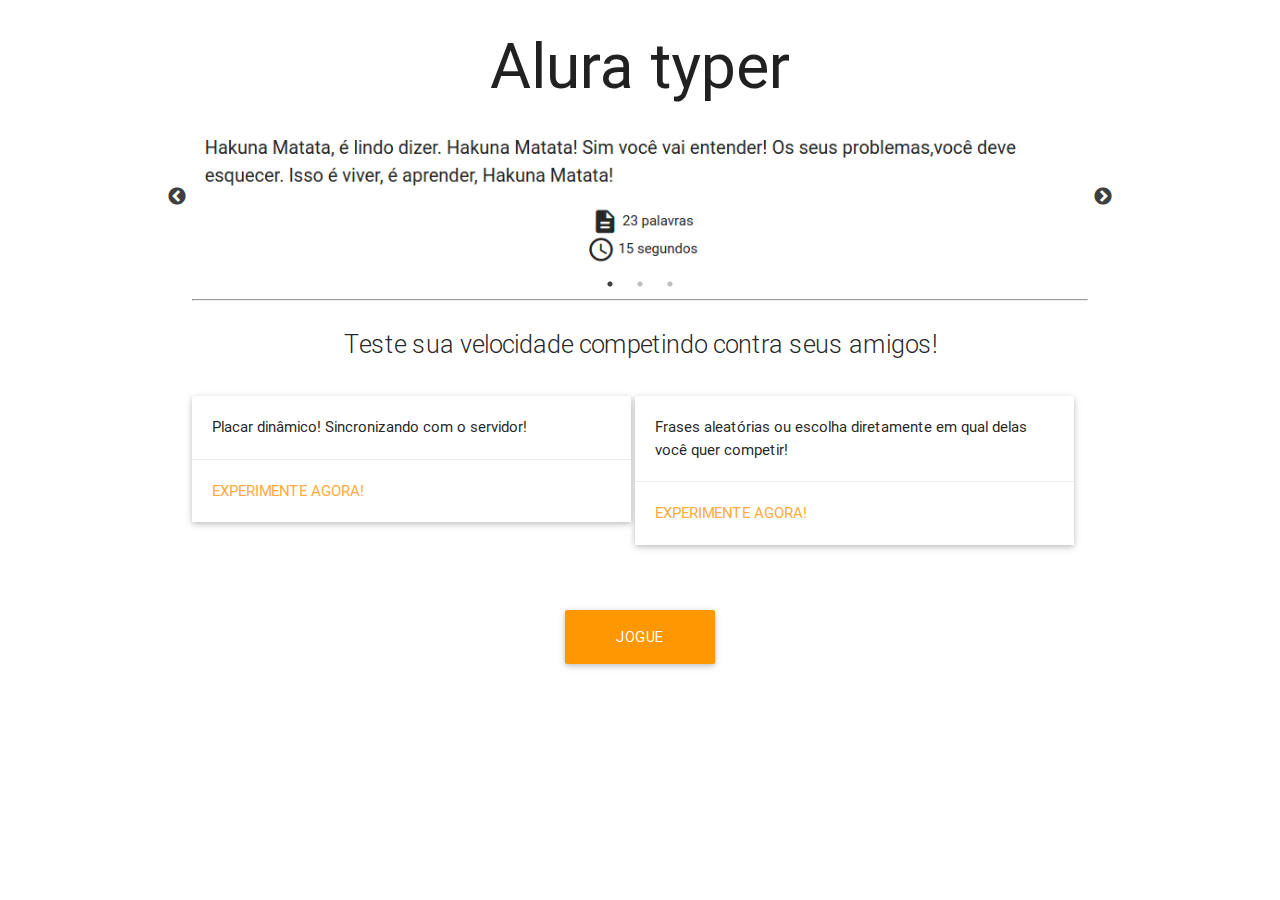
<file: jquery/public/index.html>
<!DOCTYPE html>
<html lang="en">
<head>
    <meta charset="UTF-8">
    <title>Alura Typer</title>
    <!--Import materialize.css-->
    <link rel="stylesheet" href="css/libs/materialize.min.css">
    <!-- Import Google Material Icons -->
    <link href="css/libs/google-fonts.css" rel="stylesheet">

    <link rel="stylesheet" type="text/css" href="slick/slick.css"/>
    <link rel="stylesheet" type="text/css" href="slick/slick-theme.css"/>

    <link href="css/index.css" rel="stylesheet">
</head>
<body>
    <section class="container">
        <h1 class="center titulo header">Alura typer</h1>
        <div class="slider">
            <img src="img/slide1.png" class="imagem-jogo">
            <img src="img/slide2.png" class="imagem-jogo">
            <img src="img/slide3.png" class="imagem-jogo">
        </div>
        <hr>
        <p class="flow-text center">Teste sua velocidade competindo contra seus amigos!</p>
        <div class="card">
           <div class="card-image">
             <!-- <img src="images/sample-1.jpg"> -->
           </div>
           <div class="card-content">
             <p>Placar dinâmico! Sincronizando com o servidor!</p>
           </div>
           <div class="card-action">
             <a href="principal.html">Experimente agora!</a>
           </div>
         </div>
         <div class="card">
           <div class="card-image">
             <!-- <img src="img/sl.jpg"> -->
           </div>
           <div class="card-content">
             <p>Frases aleatórias ou escolha diretamente em qual delas você quer competir!</p>
           </div>
           <div class="card-action">
             <a href="principal.html">Experimente agora!</a>
           </div>
         </div>

         <a class="waves-effect waves-light btn-large orange" id="botao-jogue" href="principal.html">Jogue agora!</a>

    </section>

    <script src="js/jquery.js"></script>
    <script src="slick/slick.min.js"></script>
    <script src="js/plugins.js"></script>

</body>
</html>
</file>
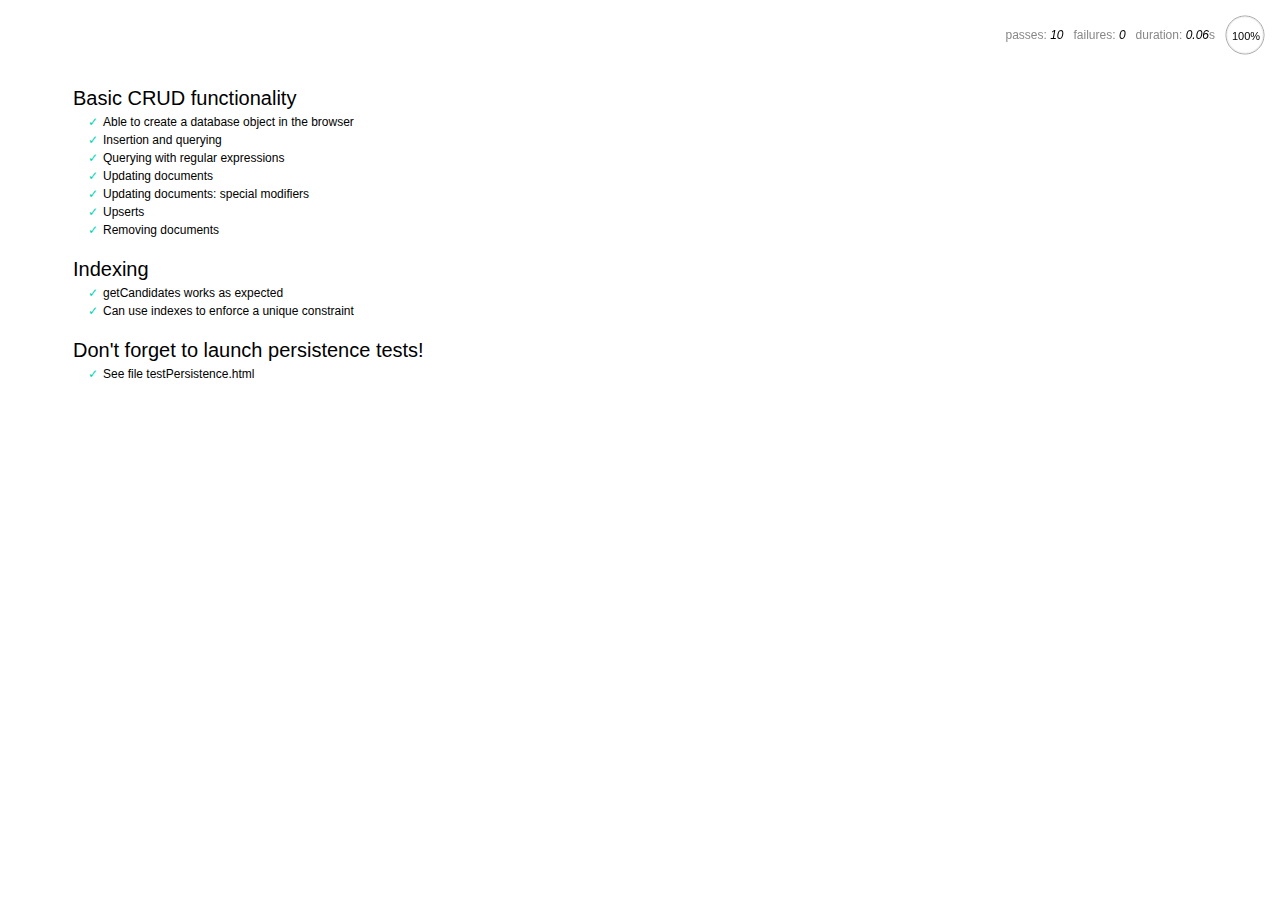
<file: jquery/servidor/node_modules/nedb/browser-version/test/index.html>
<!DOCTYPE html>
<html>
<head>
  <meta charset="utf-8">
  <title>Mocha tests for NeDB</title>
  <link rel="stylesheet" href="mocha.css">
</head>
<body>
  <div id="mocha"></div>
  <script src="jquery.min.js"></script>
  <script src="chai.js"></script>
  <script src="underscore.min.js"></script>
  <script src="mocha.js"></script>
  <script>mocha.setup('bdd')</script>
  <script src="../out/nedb.min.js"></script>
  <script src="localforage.js"></script>
  <script src="nedb-browser.js"></script>
  <script>
    mocha.checkLeaks();
    mocha.globals(['jQuery']);
    mocha.run();
  </script>
</body>
</html>
</file>
<file: jquery/public/css/libs/google-fonts.css>
/* fallback */
@font-face {
  font-family: 'Material Icons';
  font-style: normal;
  font-weight: 400;
  src: local('../../fonts/Material Icons'), local('../../fonts/MaterialIcons-Regular'), url(https://fonts.gstatic.com/s/materialicons/v17/2fcrYFNaTjcS6g4U3t-Y5ZjZjT5FdEJ140U2DJYC3mY.woff2) format('woff2');
}

.material-icons {
  font-family: 'Material Icons';
  font-weight: normal;
  font-style: normal;
  font-size: 24px;
  line-height: 1;
  letter-spacing: normal;
  text-transform: none;
  display: inline-block;
  white-space: nowrap;
  word-wrap: normal;
  direction: ltr;
  -webkit-font-feature-settings: 'liga';
  -webkit-font-smoothing: antialiased;
}
</file>
<file: jquery/servidor/node_modules/nedb/browser-version/test/mocha.css>
@charset "UTF-8";
body {
  font: 20px/1.5 "Helvetica Neue", Helvetica, Arial, sans-serif;
  padding: 60px 50px;
}

#mocha ul, #mocha li {
  margin: 0;
  padding: 0;
}

#mocha ul {
  list-style: none;
}

#mocha h1, #mocha h2 {
  margin: 0;
}

#mocha h1 {
  margin-top: 15px;
  font-size: 1em;
  font-weight: 200;
}

#mocha h1 a {
  text-decoration: none;
  color: inherit;
}

#mocha h1 a:hover {
  text-decoration: underline;
}

#mocha .suite .suite h1 {
  margin-top: 0;
  font-size: .8em;
}

#mocha h2 {
  font-size: 12px;
  font-weight: normal;
  cursor: pointer;
}

#mocha .suite {
  margin-left: 15px;
}

#mocha .test {
  margin-left: 15px;
}

#mocha .test:hover h2::after {
  position: relative;
  top: 0;
  right: -10px;
  content: '(view source)';
  font-size: 12px;
  font-family: arial;
  color: #888;
}

#mocha .test.pending:hover h2::after {
  content: '(pending)';
  font-family: arial;
}

#mocha .test.pass.medium .duration {
  background: #C09853;
}

#mocha .test.pass.slow .duration {
  background: #B94A48;
}

#mocha .test.pass::before {
  content: '✓';
  font-size: 12px;
  display: block;
  float: left;
  margin-right: 5px;
  color: #00d6b2;
}

#mocha .test.pass .duration {
  font-size: 9px;
  margin-left: 5px;
  padding: 2px 5px;
  color: white;
  -webkit-box-shadow: inset 0 1px 1px rgba(0,0,0,.2);
  -moz-box-shadow: inset 0 1px 1px rgba(0,0,0,.2);
  box-shadow: inset 0 1px 1px rgba(0,0,0,.2);
  -webkit-border-radius: 5px;
  -moz-border-radius: 5px;
  -ms-border-radius: 5px;
  -o-border-radius: 5px;
  border-radius: 5px;
}

#mocha .test.pass.fast .duration {
  display: none;
}

#mocha .test.pending {
  color: #0b97c4;
}

#mocha .test.pending::before {
  content: '◦';
  color: #0b97c4;
}

#mocha .test.fail {
  color: #c00;
}

#mocha .test.fail pre {
  color: black;
}

#mocha .test.fail::before {
  content: '✖';
  font-size: 12px;
  display: block;
  float: left;
  margin-right: 5px;
  color: #c00;
}

#mocha .test pre.error {
  color: #c00;
}

#mocha .test pre {
  display: inline-block;
  font: 12px/1.5 monaco, monospace;
  margin: 5px;
  padding: 15px;
  border: 1px solid #eee;
  border-bottom-color: #ddd;
  -webkit-border-radius: 3px;
  -webkit-box-shadow: 0 1px 3px #eee;
}

#report.pass .test.fail {
  display: none;
}

#report.fail .test.pass {
  display: none;
}

#error {
  color: #c00;
  font-size: 1.5  em;
  font-weight: 100;
  letter-spacing: 1px;
}

#stats {
  position: fixed;
  top: 15px;
  right: 10px;
  font-size: 12px;
  margin: 0;
  color: #888;
}

#stats .progress {
  float: right;
  padding-top: 0;
}

#stats em {
  color: black;
}

#stats a {
  text-decoration: none;
  color: inherit;
}

#stats a:hover {
  border-bottom: 1px solid #eee;
}

#stats li {
  display: inline-block;
  margin: 0 5px;
  list-style: none;
  padding-top: 11px;
}

code .comment { color: #ddd }
code .init { color: #2F6FAD }
code .string { color: #5890AD }
code .keyword { color: #8A6343 }
code .number { color: #2F6FAD }
</file>
<file: jquery/public/css/index.css>
.card{
	width: 49%;
	display: inline-block;
	vertical-align: top;
}

#botao-jogue{
	width: 150px;
	display: block;
	margin: 50px auto;
}

.slider {
	height: auto;
}

.slick-prev:before, .slick-next:before {
	color: black;
}
</file>
